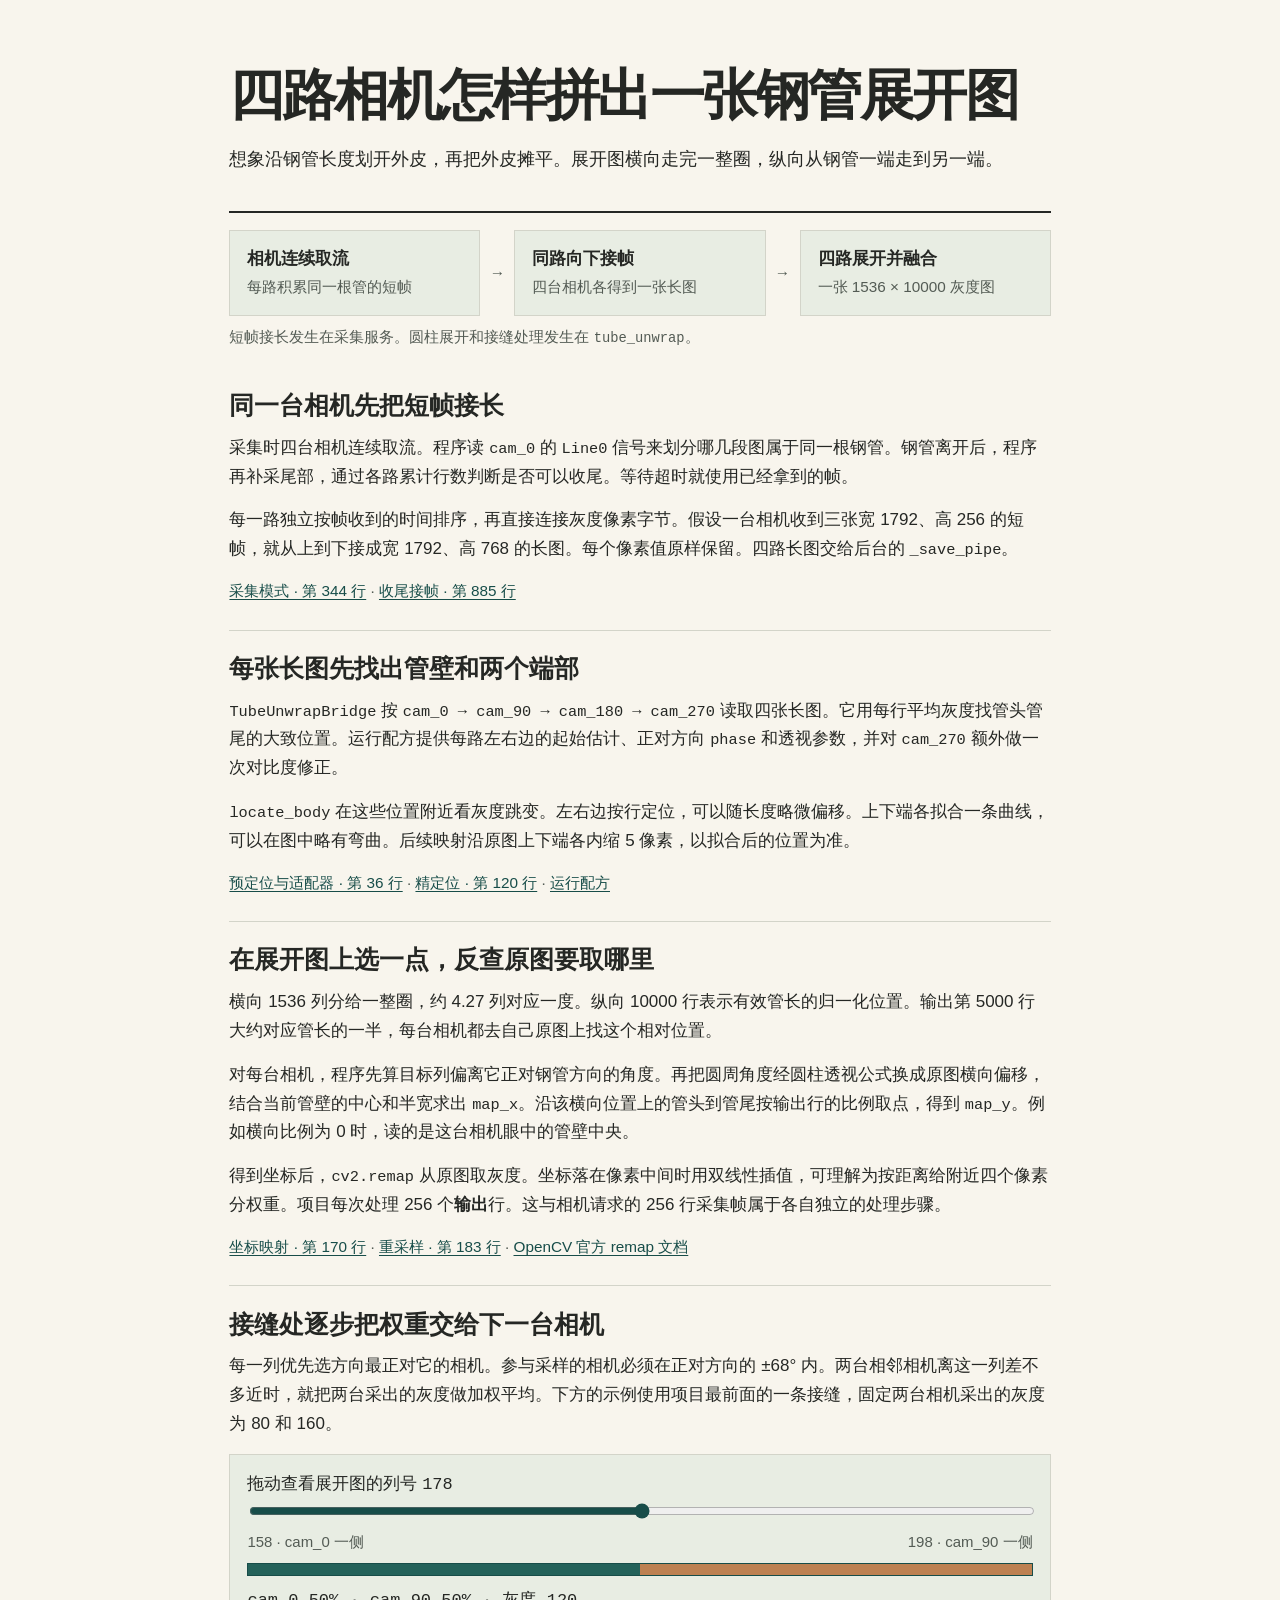
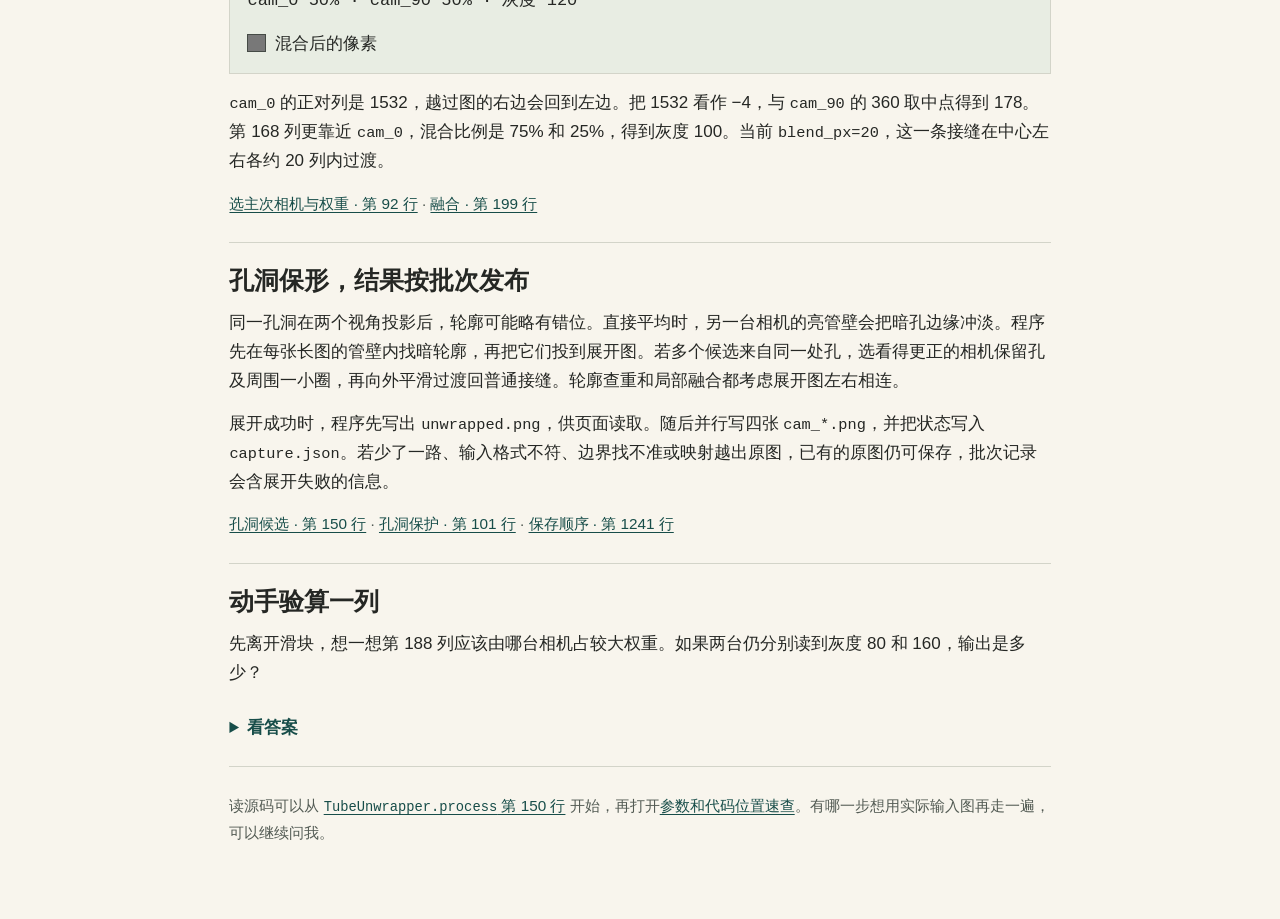
<file: lessons/0001-tube-stitching.html>
<!doctype html>
<html lang="zh-CN">
<head>
  <meta charset="utf-8">
  <meta name="viewport" content="width=device-width, initial-scale=1">
  <title>钢管拼接如何从四路相机得到一张展开图</title>
  <link rel="stylesheet" href="../assets/lesson.css">
</head>
<body>
<main>
  <header>
    <h1>四路相机怎样拼出一张钢管展开图</h1>
    <p class="lead">想象沿钢管长度划开外皮，再把外皮摊平。展开图横向走完一整圈，纵向从钢管一端走到另一端。</p>
  </header>

  <figure>
    <div class="flow">
      <div><strong>相机连续取流</strong><span>每路积累同一根管的短帧</span></div>
      <span class="arrow" aria-hidden="true">→</span>
      <div><strong>同路向下接帧</strong><span>四台相机各得到一张长图</span></div>
      <span class="arrow" aria-hidden="true">→</span>
      <div><strong>四路展开并融合</strong><span>一张 1536 × 10000 灰度图</span></div>
    </div>
    <figcaption>短帧接长发生在采集服务。圆柱展开和接缝处理发生在 <code>tube_unwrap</code>。</figcaption>
  </figure>

  <section>
    <h2>同一台相机先把短帧接长</h2>
    <p>采集时四台相机连续取流。程序读 <code>cam_0</code> 的 <code>Line0</code> 信号来划分哪几段图属于同一根钢管。钢管离开后，程序再补采尾部，通过各路累计行数判断是否可以收尾。等待超时就使用已经拿到的帧。</p>
    <p>每一路独立按帧收到的时间排序，再直接连接灰度像素字节。假设一台相机收到三张宽 1792、高 256 的短帧，就从上到下接成宽 1792、高 768 的长图。每个像素值原样保留。四路长图交给后台的 <code>_save_pipe</code>。</p>
    <p class="refs"><a href="../hikrobot_camera.py#L344">采集模式 · 第 344 行</a> · <a href="../hikrobot_camera.py#L885">收尾接帧 · 第 885 行</a></p>
  </section>

  <section>
    <h2>每张长图先找出管壁和两个端部</h2>
    <p><code>TubeUnwrapBridge</code> 按 <code>cam_0 → cam_90 → cam_180 → cam_270</code> 读取四张长图。它用每行平均灰度找管头管尾的大致位置。运行配方提供每路左右边的起始估计、正对方向 <code>phase</code> 和透视参数，并对 <code>cam_270</code> 额外做一次对比度修正。</p>
    <p><code>locate_body</code> 在这些位置附近看灰度跳变。左右边按行定位，可以随长度略微偏移。上下端各拟合一条曲线，可以在图中略有弯曲。后续映射沿原图上下端各内缩 5 像素，以拟合后的位置为准。</p>
    <p class="refs"><a href="../tube_unwrap_bridge.py#L36">预定位与适配器 · 第 36 行</a> · <a href="../tube_unwrap/geometry.py#L120">精定位 · 第 120 行</a> · <a href="../tube_unwrap_recipe.json">运行配方</a></p>
  </section>

  <section>
    <h2>在展开图上选一点，反查原图要取哪里</h2>
    <p>横向 1536 列分给一整圈，约 4.27 列对应一度。纵向 10000 行表示有效管长的归一化位置。输出第 5000 行大约对应管长的一半，每台相机都去自己原图上找这个相对位置。</p>
    <p>对每台相机，程序先算目标列偏离它正对钢管方向的角度。再把圆周角度经圆柱透视公式换成原图横向偏移，结合当前管壁的中心和半宽求出 <code>map_x</code>。沿该横向位置上的管头到管尾按输出行的比例取点，得到 <code>map_y</code>。例如横向比例为 0 时，读的是这台相机眼中的管壁中央。</p>
    <p>得到坐标后，<code>cv2.remap</code> 从原图取灰度。坐标落在像素中间时用双线性插值，可理解为按距离给附近四个像素分权重。项目每次处理 256 个<strong>输出</strong>行。这与相机请求的 256 行采集帧属于各自独立的处理步骤。</p>
    <p class="refs"><a href="../tube_unwrap/geometry.py#L170">坐标映射 · 第 170 行</a> · <a href="../tube_unwrap/__init__.py#L183">重采样 · 第 183 行</a> · <a href="https://docs.opencv.org/5.0/main_modules/imgproc_transform.html">OpenCV 官方 remap 文档</a></p>
  </section>

  <section>
    <h2>接缝处逐步把权重交给下一台相机</h2>
    <p>每一列优先选方向最正对它的相机。参与采样的相机必须在正对方向的 ±68° 内。两台相邻相机离这一列差不多近时，就把两台采出的灰度做加权平均。下方的示例使用项目最前面的一条接缝，固定两台相机采出的灰度为 80 和 160。</p>
    <div class="panel">
      <label for="seam-column">拖动查看展开图的列号 <output id="column-value" for="seam-column">178</output></label>
      <input id="seam-column" type="range" min="158" max="198" value="178" step="1">
      <div class="scale"><span>158 · cam_0 一侧</span><span>198 · cam_90 一侧</span></div>
      <div class="meter" aria-hidden="true"><span id="camera-share"></span></div>
      <p><output id="mix-value" for="seam-column">cam_0 50% · cam_90 50% · 灰度 120</output></p>
      <span class="swatch" id="gray-swatch" aria-hidden="true" style="background: rgb(120, 120, 120)"></span> 混合后的像素
    </div>
    <p><code>cam_0</code> 的正对列是 1532，越过图的右边会回到左边。把 1532 看作 −4，与 <code>cam_90</code> 的 360 取中点得到 178。第 168 列更靠近 <code>cam_0</code>，混合比例是 75% 和 25%，得到灰度 100。当前 <code>blend_px=20</code>，这一条接缝在中心左右各约 20 列内过渡。</p>
    <p class="refs"><a href="../tube_unwrap/__init__.py#L92">选主次相机与权重 · 第 92 行</a> · <a href="../tube_unwrap/__init__.py#L199">融合 · 第 199 行</a></p>
  </section>

  <section>
    <h2>孔洞保形，结果按批次发布</h2>
    <p>同一孔洞在两个视角投影后，轮廓可能略有错位。直接平均时，另一台相机的亮管壁会把暗孔边缘冲淡。程序先在每张长图的管壁内找暗轮廓，再把它们投到展开图。若多个候选来自同一处孔，选看得更正的相机保留孔及周围一小圈，再向外平滑过渡回普通接缝。轮廓查重和局部融合都考虑展开图左右相连。</p>
    <p>展开成功时，程序先写出 <code>unwrapped.png</code>，供页面读取。随后并行写四张 <code>cam_*.png</code>，并把状态写入 <code>capture.json</code>。若少了一路、输入格式不符、边界找不准或映射越出原图，已有的原图仍可保存，批次记录会含展开失败的信息。</p>
    <p class="refs"><a href="../tube_unwrap/holes.py#L150">孔洞候选 · 第 150 行</a> · <a href="../tube_unwrap/hole_blending.py#L101">孔洞保护 · 第 101 行</a> · <a href="../hikrobot_camera.py#L1241">保存顺序 · 第 1241 行</a></p>
  </section>

  <section>
    <h2>动手验算一列</h2>
    <p>先离开滑块，想一想第 188 列应该由哪台相机占较大权重。如果两台仍分别读到灰度 80 和 160，输出是多少？</p>
    <details>
      <summary>看答案</summary>
      <p>188 在中点 178 的右侧 10 列，<code>cam_90</code> 占 75%，<code>cam_0</code> 占 25%。灰度为 <code>160 × 0.75 + 80 × 0.25 = 140</code>。可将滑块移到 188 列核对。</p>
    </details>
  </section>

  <footer>
    <p>读源码可以从 <a href="../tube_unwrap/__init__.py#L150"><code>TubeUnwrapper.process</code> 第 150 行</a> 开始，再打开<a href="../reference/tube-stitching.html">参数和代码位置速查</a>。有哪一步想用实际输入图再走一遍，可以继续问我。</p>
  </footer>
</main>
<script>
  const slider = document.getElementById("seam-column");
  const columnValue = document.getElementById("column-value");
  const mixValue = document.getElementById("mix-value");
  const cameraShare = document.getElementById("camera-share");
  const graySwatch = document.getElementById("gray-swatch");
  const width = 1536;
  const blend = 20;
  const percent = new Intl.NumberFormat("zh-CN", { style: "percent", maximumFractionDigits: 1 });

  function circularDistance(column, phase) {
    return Math.abs((column - phase + width * 1.5) % width - width / 2);
  }

  function updateSeam() {
    const column = Number(slider.value);
    const zeroDistance = circularDistance(column, 1532);
    const ninetyDistance = circularDistance(column, 360);
    const secondaryShare = 0.5 * Math.max(0, 1 - Math.abs(zeroDistance - ninetyDistance) / (2 * blend));
    const zeroShare = zeroDistance <= ninetyDistance ? 1 - secondaryShare : secondaryShare;
    const ninetyShare = 1 - zeroShare;
    const gray = Math.round(80 * zeroShare + 160 * ninetyShare);

    columnValue.value = column;
    mixValue.value = `cam_0 ${percent.format(zeroShare)} · cam_90 ${percent.format(ninetyShare)} · 灰度 ${gray}`;
    cameraShare.style.width = `${100 * zeroShare}%`;
    graySwatch.style.backgroundColor = `rgb(${gray}, ${gray}, ${gray})`;
  }

  slider.addEventListener("input", updateSeam);
  updateSeam();
</script>
</body>
</html>
</file>
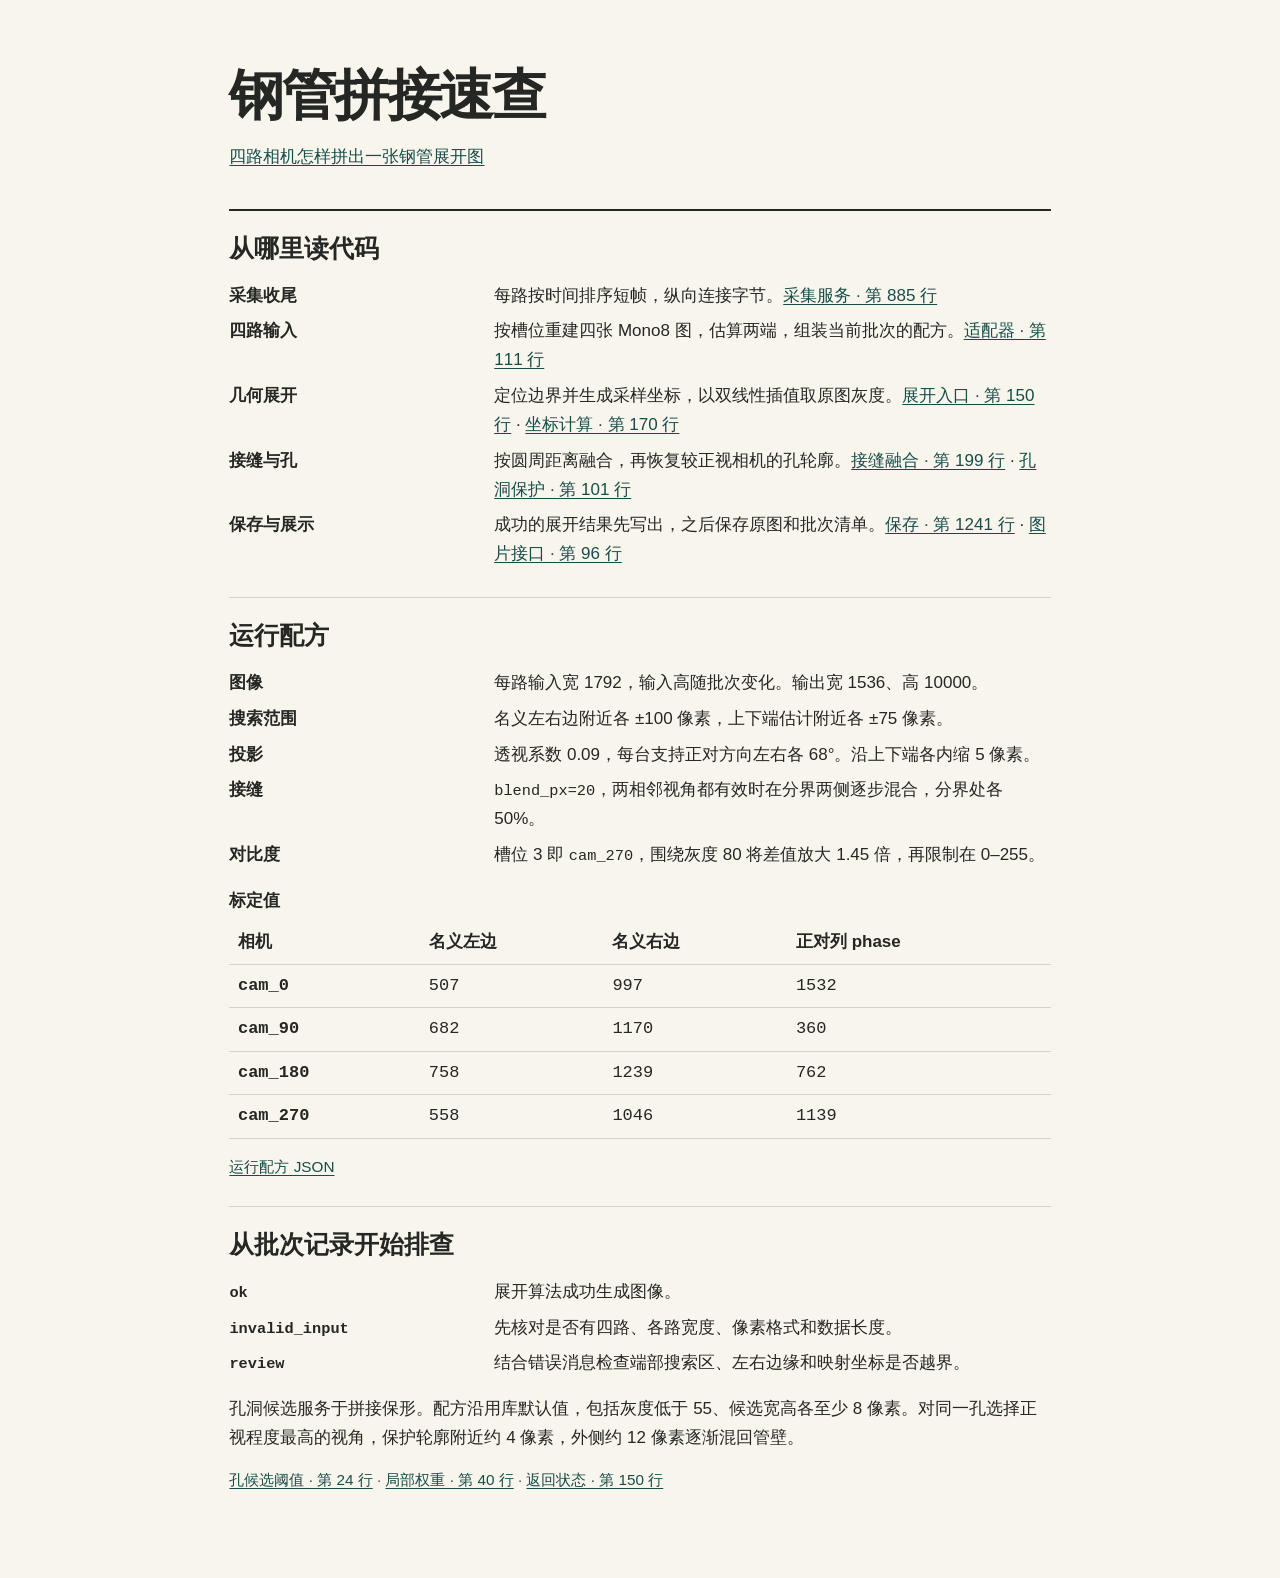
<file: reference/tube-stitching.html>
<!doctype html>
<html lang="zh-CN">
<head>
  <meta charset="utf-8">
  <meta name="viewport" content="width=device-width, initial-scale=1">
  <title>钢管拼接参数和入口速查</title>
  <link rel="stylesheet" href="../assets/lesson.css">
</head>
<body>
<main>
  <header>
    <h1>钢管拼接速查</h1>
    <p><a href="../lessons/0001-tube-stitching.html">四路相机怎样拼出一张钢管展开图</a></p>
  </header>
  <section>
    <h2>从哪里读代码</h2>
    <dl>
      <dt>采集收尾</dt>
      <dd>每路按时间排序短帧，纵向连接字节。<a href="../hikrobot_camera.py#L885">采集服务 · 第 885 行</a></dd>
      <dt>四路输入</dt>
      <dd>按槽位重建四张 Mono8 图，估算两端，组装当前批次的配方。<a href="../tube_unwrap_bridge.py#L111">适配器 · 第 111 行</a></dd>
      <dt>几何展开</dt>
      <dd>定位边界并生成采样坐标，以双线性插值取原图灰度。<a href="../tube_unwrap/__init__.py#L150">展开入口 · 第 150 行</a> · <a href="../tube_unwrap/geometry.py#L170">坐标计算 · 第 170 行</a></dd>
      <dt>接缝与孔</dt>
      <dd>按圆周距离融合，再恢复较正视相机的孔轮廓。<a href="../tube_unwrap/__init__.py#L199">接缝融合 · 第 199 行</a> · <a href="../tube_unwrap/hole_blending.py#L101">孔洞保护 · 第 101 行</a></dd>
      <dt>保存与展示</dt>
      <dd>成功的展开结果先写出，之后保存原图和批次清单。<a href="../hikrobot_camera.py#L1241">保存 · 第 1241 行</a> · <a href="../server.py#L96">图片接口 · 第 96 行</a></dd>
    </dl>
  </section>
  <section>
    <h2>运行配方</h2>
    <dl>
      <dt>图像</dt><dd>每路输入宽 1792，输入高随批次变化。输出宽 1536、高 10000。</dd>
      <dt>搜索范围</dt><dd>名义左右边附近各 ±100 像素，上下端估计附近各 ±75 像素。</dd>
      <dt>投影</dt><dd>透视系数 0.09，每台支持正对方向左右各 68°。沿上下端各内缩 5 像素。</dd>
      <dt>接缝</dt><dd><code>blend_px=20</code>，两相邻视角都有效时在分界两侧逐步混合，分界处各 50%。</dd>
      <dt>对比度</dt><dd>槽位 3 即 <code>cam_270</code>，围绕灰度 80 将差值放大 1.45 倍，再限制在 0–255。</dd>
    </dl>
    <table>
      <caption>标定值</caption>
      <thead><tr><th scope="col">相机</th><th scope="col">名义左边</th><th scope="col">名义右边</th><th scope="col">正对列 phase</th></tr></thead>
      <tbody class="numeric">
        <tr><th scope="row">cam_0</th><td>507</td><td>997</td><td>1532</td></tr>
        <tr><th scope="row">cam_90</th><td>682</td><td>1170</td><td>360</td></tr>
        <tr><th scope="row">cam_180</th><td>758</td><td>1239</td><td>762</td></tr>
        <tr><th scope="row">cam_270</th><td>558</td><td>1046</td><td>1139</td></tr>
      </tbody>
    </table>
    <p class="refs"><a href="../tube_unwrap_recipe.json">运行配方 JSON</a></p>
  </section>
  <section>
    <h2>从批次记录开始排查</h2>
    <dl>
      <dt><code>ok</code></dt><dd>展开算法成功生成图像。</dd>
      <dt><code>invalid_input</code></dt><dd>先核对是否有四路、各路宽度、像素格式和数据长度。</dd>
      <dt><code>review</code></dt><dd>结合错误消息检查端部搜索区、左右边缘和映射坐标是否越界。</dd>
    </dl>
    <p>孔洞候选服务于拼接保形。配方沿用库默认值，包括灰度低于 55、候选宽高各至少 8 像素。对同一孔选择正视程度最高的视角，保护轮廓附近约 4 像素，外侧约 12 像素逐渐混回管壁。</p>
    <p class="refs"><a href="../tube_unwrap/holes.py#L24">孔候选阈值 · 第 24 行</a> · <a href="../tube_unwrap/hole_blending.py#L40">局部权重 · 第 40 行</a> · <a href="../tube_unwrap/__init__.py#L150">返回状态 · 第 150 行</a></p>
  </section>
</main>
</body>
</html>
</file>
<file: assets/lesson.css>
:root {
  color-scheme: light;
  --paper: #f8f5ed;
  --ink: #252724;
  --muted: #535b54;
  --line: #d3d4c9;
  --accent: #174d49;
  --soft: #e8ede3;
  font-family: "Source Sans 3", "Microsoft YaHei", "PingFang SC", sans-serif;
  font-size: 17px;
  line-height: 1.7;
}
* { box-sizing: border-box; }
body { margin: 0; background: var(--paper); color: var(--ink); }
main { max-width: 51rem; margin: auto; padding: 3.5rem 1.35rem; }
header { border-bottom: 2px solid var(--ink); padding-bottom: 1.3rem; }
h1, h2 { line-height: 1.3; margin: 0 0 .7rem; font-weight: 700; }
h1 { font-size: clamp(2rem, 5vw, 3.25rem); letter-spacing: -.045em; }
h2 { font-size: 1.45rem; }
p { margin: .55rem 0 .85rem; }
section { padding: 1.3rem 0 .65rem; border-bottom: 1px solid var(--line); }
section:last-child { border-bottom: 0; }
.lead { font-size: 1.08rem; }
.refs, figcaption { font-size: .9rem; color: var(--muted); }
a { color: var(--accent); text-underline-offset: .18em; }
a:focus-visible, input:focus-visible, summary:focus-visible { outline: 2px solid var(--accent); outline-offset: 4px; }
code, output, .numeric { font-family: "IBM Plex Mono", Consolas, monospace; font-variant-numeric: tabular-nums; }
code { font-size: .9em; overflow-wrap: anywhere; }
figure { margin: 1rem 0; }
figcaption { margin: .5rem 0 0; }
.flow { display: grid; grid-template-columns: 1fr auto 1fr auto 1fr; align-items: center; gap: .55rem; }
.flow > div, .panel { padding: .85rem 1rem; background: var(--soft); border: 1px solid var(--line); }
.flow > div { min-height: 5rem; }
.flow strong, .flow span:not(.arrow) { display: block; }
.flow span, footer { color: var(--muted); font-size: .9rem; }
.panel { margin: .9rem 0; }
.panel label { display: block; }
input[type="range"] { width: 100%; accent-color: var(--accent); }
.scale { display: flex; justify-content: space-between; color: var(--muted); font-size: .88rem; }
.meter { display: flex; height: .8rem; margin: .5rem 0; border: 1px solid var(--accent); background: #bd8152; }
.meter span { display: block; background: #24625a; width: 50%; }
.swatch { display: inline-block; width: 1.1em; height: 1.1em; border: 1px solid #454b46; vertical-align: -.2em; margin-right: .25rem; }
dl { display: grid; grid-template-columns: minmax(7rem,.45fr) 1fr; gap: .4rem .85rem; }
dt { font-weight: 700; }
dd { margin: 0; }
details { padding: .7rem 0; }
summary { cursor: pointer; color: var(--accent); font-weight: 600; }
table { width: 100%; border-collapse: collapse; margin: .9rem 0; }
caption { text-align: left; font-weight: 700; margin-bottom: .35rem; }
th, td { text-align: left; padding: .4rem .5rem; border-bottom: 1px solid var(--line); vertical-align: top; }
footer { padding-top: 1rem; }
@media (max-width: 34rem) {
  main { padding-top: 2rem; }
  .flow { grid-template-columns: 1fr; gap: .3rem; }
  .flow > div { min-height: auto; }
  .flow .arrow { transform: rotate(90deg); justify-self: center; }
  th, td { padding-inline: .25rem; }
}
@media print {
  :root { --paper: white; font-size: 11pt; }
  main { max-width: none; padding: 0; }
  h2 { break-after: avoid; }
  tr, figure, .panel { break-inside: avoid; }
  input[type="range"] { display: none; }
  a { color: inherit; }
}
</file>
